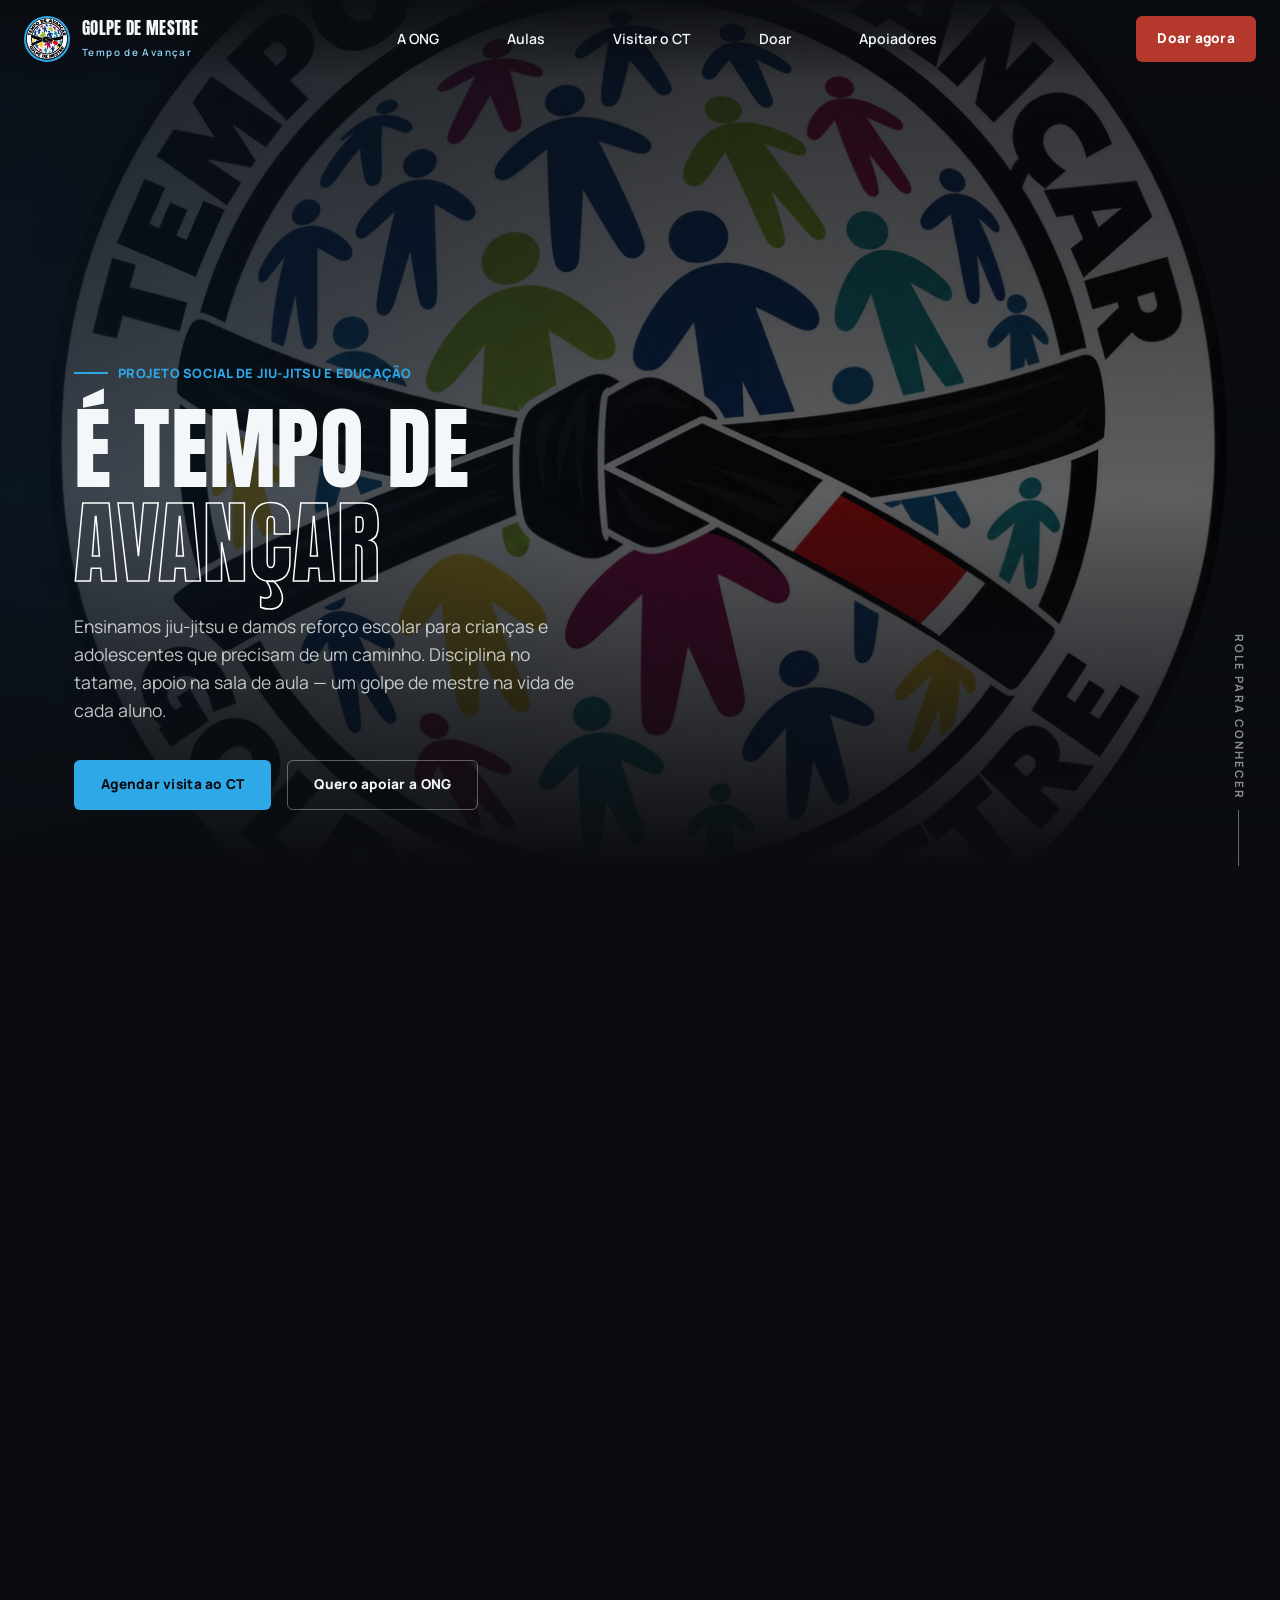
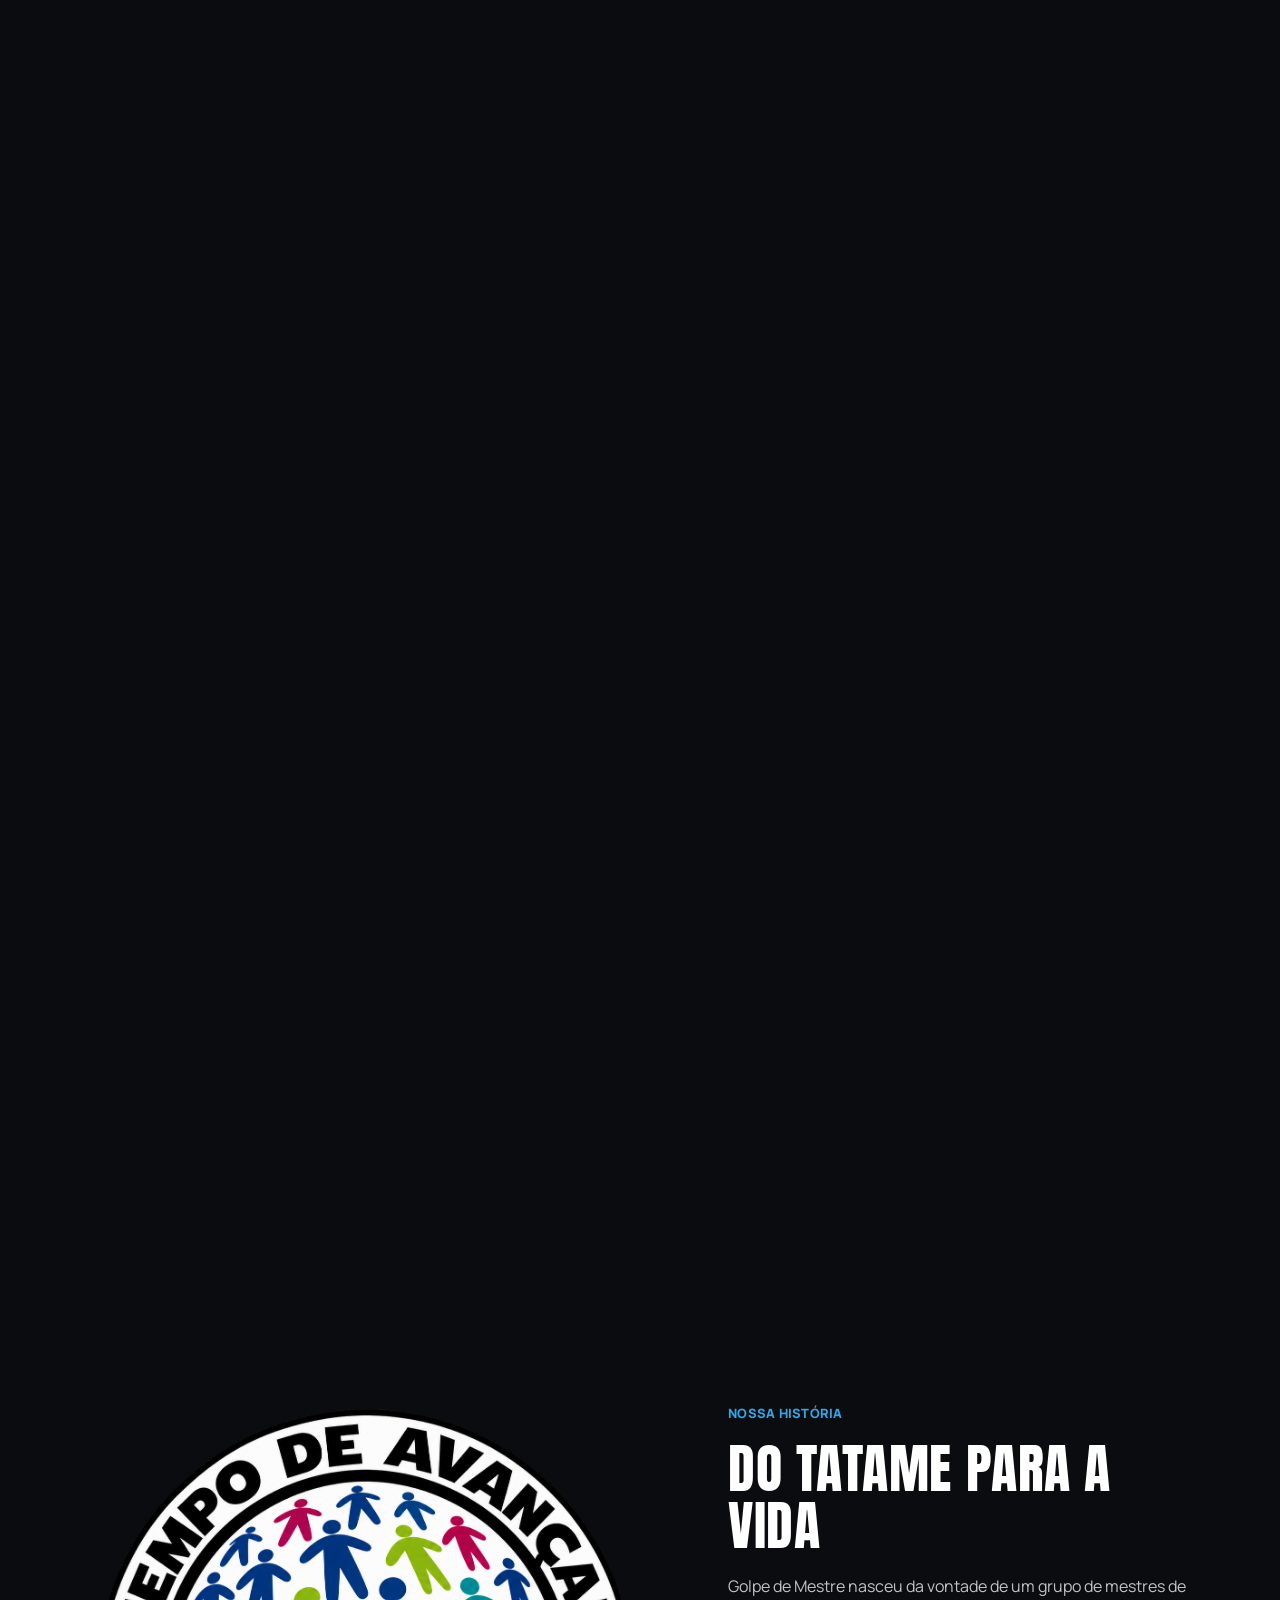
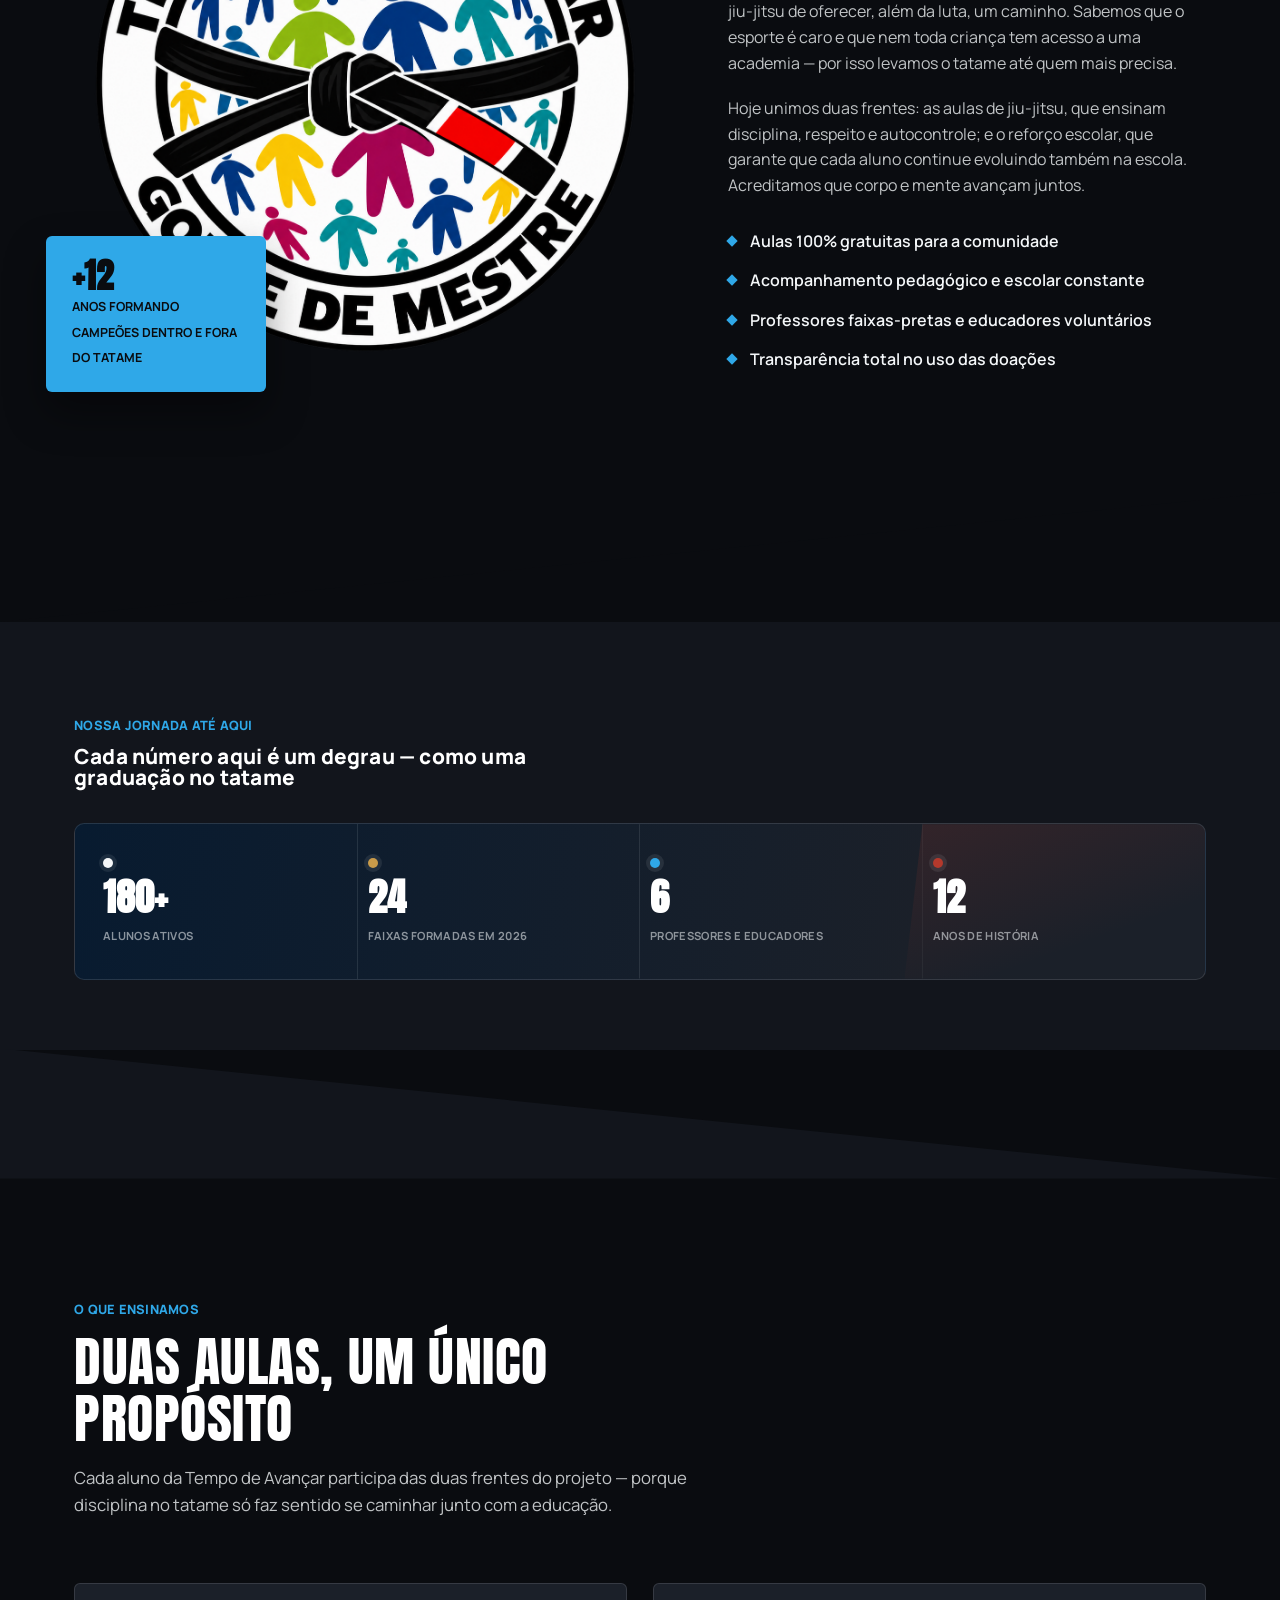
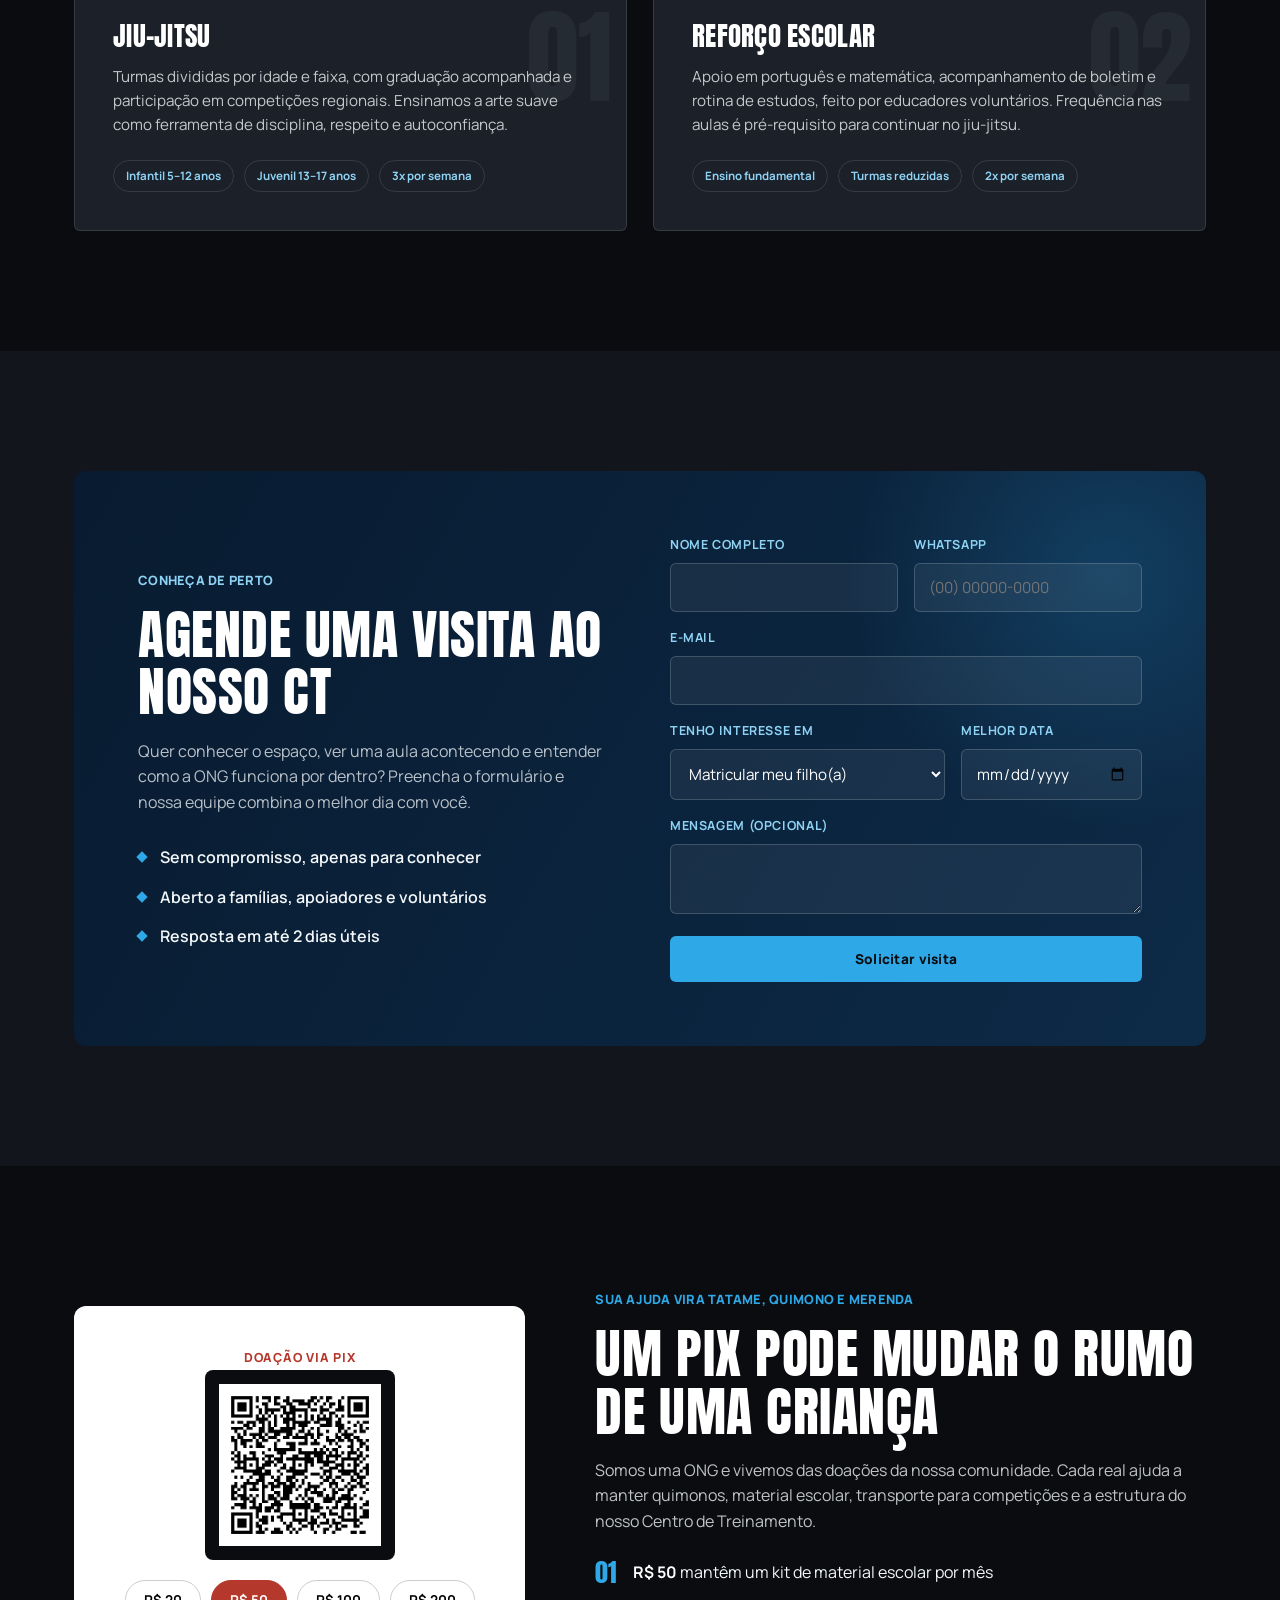
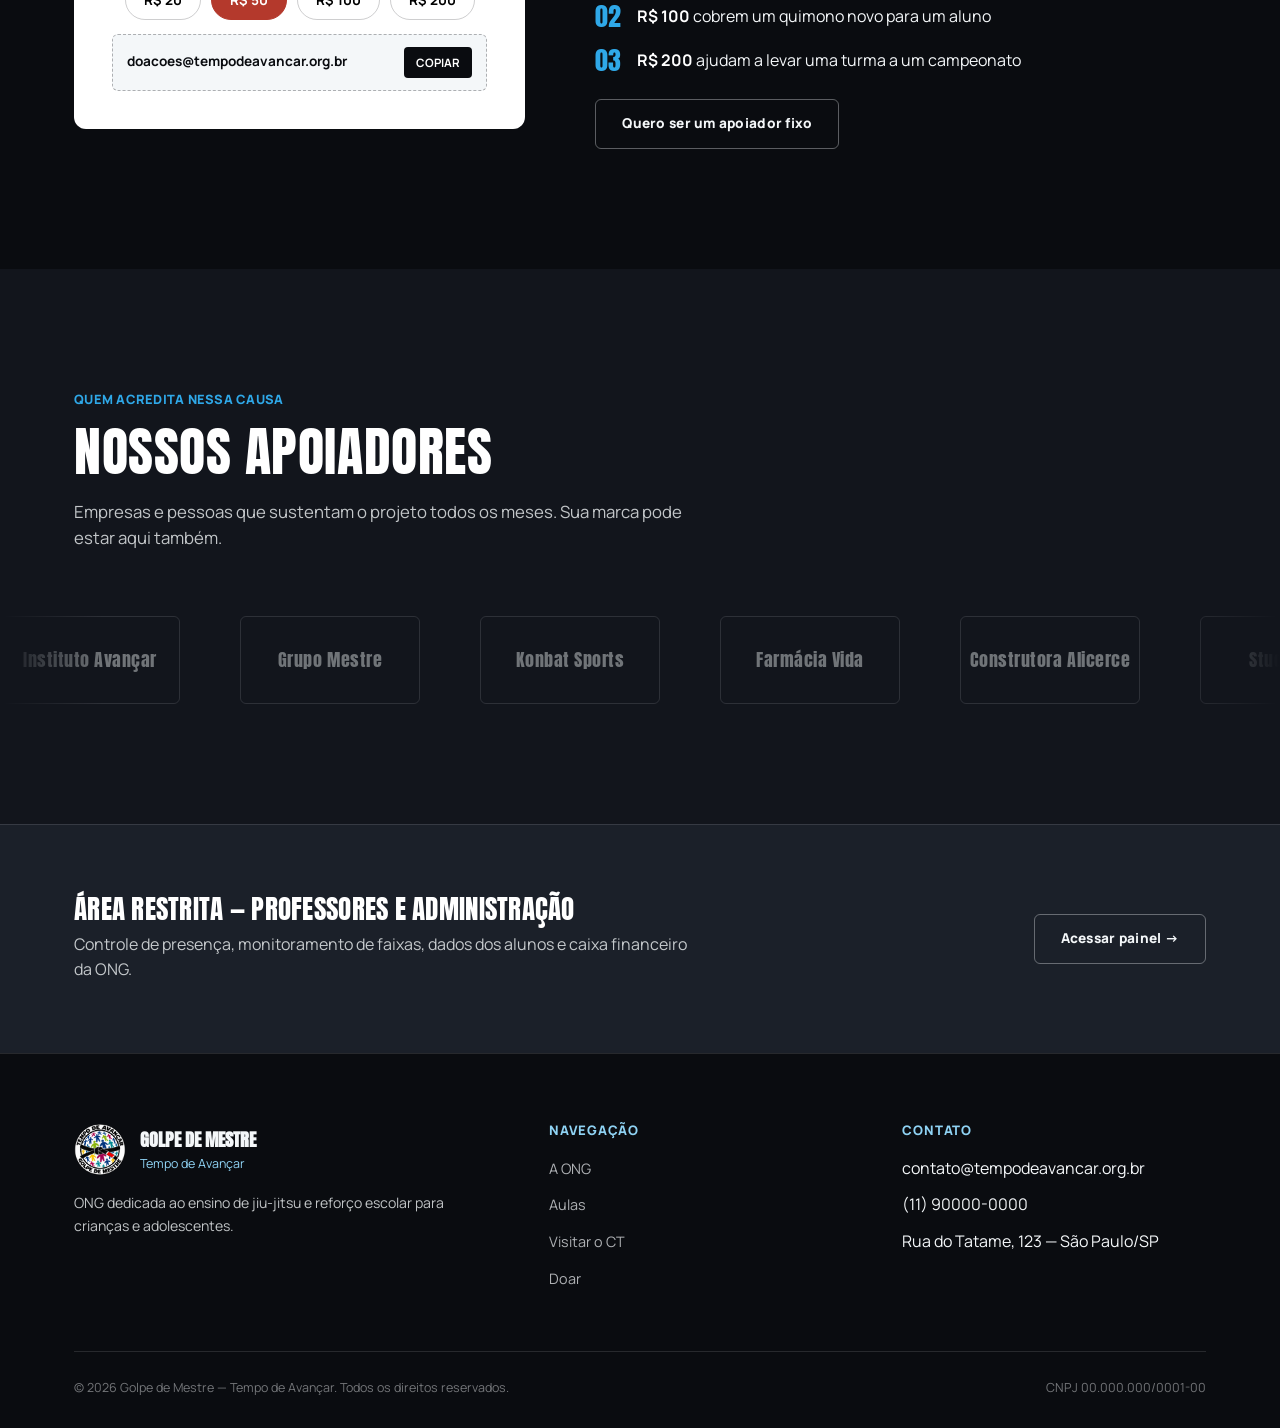
<file: index.html>
<!DOCTYPE html>
<html lang="pt-BR">

<head>
  <meta charset="UTF-8">
  <meta name="viewport" content="width=device-width, initial-scale=1.0">
  <title>Golpe de mestre — Tempo de Avançar | Jiu-Jitsu e Reforço Escolar</title>
  <meta name="description"
    content="ONG Tempo de Avançar (Golpe de Mestre): aulas gratuitas de jiu-jitsu e reforço escolar para crianças e adolescentes. Agende uma visita ao CT ou faça uma doação.">
  <link rel="icon" type="image/png" href="assets/logo-round.png">
  <link rel="preconnect" href="https://fonts.googleapis.com">
  <link href="https://fonts.googleapis.com/css2?family=Anton&family=Manrope:wght@400;500;600;700;800&display=swap"
    rel="stylesheet">
  <link rel="stylesheet" href="css/style.css">
</head>

<body>

  <header class="cabecalho" id="cabecalho">
    <div class="marca">
      <a href="index.html" aria-label="Voltar para a página inicial">
        <img src="assets/logo-round.png" alt="Logotipo Tempo de Avançar">
      </a>
      <div>
        <span>GOLPE DE MESTRE</span>
        <small>Tempo de Avançar</small>
      </div>
    </div>
    <nav>
      <ul class="nav-desktop">
        <li><a href="#sobre">A ONG</a></li>
        <li><a href="#aulas">Aulas</a></li>
        <li><a href="#visita">Visitar o CT</a></li>
        <li><a href="#doar">Doar</a></li>
        <li><a href="#apoiadores">Apoiadores</a></li>
      </ul>
    </nav>
    <div style="display:flex; align-items:center; gap:14px;">
      <a href="#doar" class="btn btn-doar" style="padding:11px 20px;">Doar agora</a>
      <button class="menu-toggle" id="menuToggle" aria-label="Abrir menu">☰</button>
    </div>
  </header>

  <!-- MENU MOBILE -->
  <nav id="menuMobile"
    style="display:none; position:fixed; inset:0; z-index:99; background:rgba(10,12,16,.98); padding:120px 32px 32px;">
    <ul style="list-style:none; padding:0; display:grid; gap:28px; font-family:var(--fonte-display); font-size:2rem;">
      <li><a href="#sobre">A ONG</a></li>
      <li><a href="#aulas">Aulas</a></li>
      <li><a href="#visita">Visitar o CT</a></li>
      <li><a href="#doar">Doar</a></li>
      <li><a href="#apoiadores">Apoiadores</a></li>
      <li><a href="admin/login.html" style="color:var(--azul-claro);">Área do professor</a></li>
    </ul>
  </nav>

  <!-- HERO — o vídeo é "pilotado" pelo scroll: a barra .hero-scrub define quanto
     de rolagem controla o vídeo; dentro dela, .hero fica grudada (sticky) na tela
     enquanto o JS avança video.currentTime conforme a posição da rolagem. -->
  <div class="hero-scrub" id="heroScrub">
    <section class="hero">
      <video class="hero-video" id="heroVideo" muted playsinline preload="auto"
        poster="assets/logo-original-upscaled.png">
        <source src="assets/hero-bg.mp4" type="video/mp4">
      </video>
      <div class="hero-camada"></div>
      <div class="container hero-conteudo">
        <span class="olho">PROJETO SOCIAL DE JIU-JITSU E EDUCAÇÃO</span>
        <h1 class="hero-titulo">É TEMPO DE <span class="contorno">AVANÇAR</span></h1>
        <p class="hero-sub">Ensinamos jiu-jitsu e damos reforço escolar para crianças e adolescentes que precisam de um
          caminho. Disciplina no tatame, apoio na sala de aula — um golpe de mestre na vida de cada aluno.</p>
        <div class="hero-acoes">
          <a href="#visita" class="btn btn-primario">Agendar visita ao CT</a>
          <a href="#doar" class="btn btn-contorno">Quero apoiar a ONG</a>
        </div>
      </div>
      <div class="hero-rolar">ROLE PARA CONHECER</div>
    </section>
  </div>

  <!-- SOBRE -->
  <section class="secao" id="sobre">
    <div class="container grade-sobre">
      <div class="sobre-imagem reveal reveal-esquerda">
        <img src="assets/logo-original-upscaled.png"
          alt="Emblema da ONG Tempo de Avançar, faixa preta com detalhe vermelho ao centro, cercada por figuras coloridas representando a comunidade">
        <div class="selo-flutuante">
          <strong>+12</strong>
          <span>ANOS FORMANDO CAMPEÕES DENTRO E FORA DO TATAME</span>
        </div>
      </div>
      <div class="sobre-texto reveal reveal-direita">
        <span class="olho">NOSSA HISTÓRIA</span>
        <h2 style="margin-top:14px;">Do tatame para a vida</h2>
        <p>Golpe de Mestre nasceu da vontade de um grupo de mestres de jiu-jitsu de oferecer, além da luta, um caminho.
          Sabemos que o esporte é caro e que nem toda criança tem acesso a uma academia — por isso levamos o tatame até
          quem mais precisa.</p>
        <p>Hoje unimos duas frentes: as aulas de jiu-jitsu, que ensinam disciplina, respeito e autocontrole; e o reforço
          escolar, que garante que cada aluno continue evoluindo também na escola. Acreditamos que corpo e mente avançam
          juntos.</p>
        <ul class="lista-valores">
          <li>Aulas 100% gratuitas para a comunidade</li>
          <li>Acompanhamento pedagógico e escolar constante</li>
          <li>Professores faixas-pretas e educadores voluntários</li>
          <li>Transparência total no uso das doações</li>
        </ul>
      </div>
    </div>
  </section>

  <div class="corte"></div>

  <!-- NÚMEROS — mesma linguagem visual da faixa/corte diagonal usada no resto do
     site (o mesmo corte que separa as seções e que aparece no painel admin). -->
  <section class="secao-cinza secao-trilha">
    <div class="container">
      <div class="trilha-topo reveal reveal-up">
        <span class="olho">NOSSA JORNADA ATÉ AQUI</span>
        <h3
          style="color:var(--branco-puro); font-family:var(--fonte-corpo); font-weight:800; text-transform:none; font-size:1.3rem; margin-top:8px;">
          Cada número aqui é um degrau — como uma graduação no tatame</h3>
      </div>

      <div class="faixa-numeros reveal reveal-up">
        <div class="segmento-numero">
          <span class="ponto-numero" style="background:#F4F7F9;"></span>
          <strong>180+</strong>
          <span>ALUNOS ATIVOS</span>
        </div>
        <div class="segmento-numero">
          <span class="ponto-numero" style="background:var(--faixa-dourada);"></span>
          <strong>24</strong>
          <span>FAIXAS FORMADAS EM 2026</span>
        </div>
        <div class="segmento-numero">
          <span class="ponto-numero" style="background:var(--azul-eletrico);"></span>
          <strong>6</strong>
          <span>PROFESSORES E EDUCADORES</span>
        </div>
        <div class="segmento-numero segmento-numero-destaque">
          <span class="ponto-numero" style="background:var(--faixa-vermelha);"></span>
          <strong>12</strong>
          <span>ANOS DE HISTÓRIA</span>
        </div>
      </div>
    </div>
  </section>

  <div class="corte corte-inv"></div>

  <!-- AULAS -->
  <section class="secao" id="aulas">
    <div class="container">
      <div class="cabecalho-secao reveal reveal-cima">
        <span class="olho">O QUE ENSINAMOS</span>
        <h2>Duas aulas, um único propósito</h2>
        <p>Cada aluno da Tempo de Avançar participa das duas frentes do projeto — porque disciplina no tatame só faz
          sentido se caminhar junto com a educação.</p>
      </div>
      <div class="grade-aulas">
        <article class="cartao-aula reveal reveal-esquerda">
          <span class="num">01</span>
          <h3>Jiu-Jitsu</h3>
          <p>Turmas divididas por idade e faixa, com graduação acompanhada e participação em competições regionais.
            Ensinamos a arte suave como ferramenta de disciplina, respeito e autoconfiança.</p>
          <div class="tag-linha">
            <span class="tag">Infantil 5–12 anos</span>
            <span class="tag">Juvenil 13–17 anos</span>
            <span class="tag">3x por semana</span>
          </div>
        </article>
        <article class="cartao-aula reveal reveal-direita">
          <span class="num">02</span>
          <h3>Reforço escolar</h3>
          <p>Apoio em português e matemática, acompanhamento de boletim e rotina de estudos, feito por educadores
            voluntários. Frequência nas aulas é pré-requisito para continuar no jiu-jitsu.</p>
          <div class="tag-linha">
            <span class="tag">Ensino fundamental</span>
            <span class="tag">Turmas reduzidas</span>
            <span class="tag">2x por semana</span>
          </div>
        </article>
      </div>
    </div>
  </section>

  <!-- VISITA -->
  <section class="secao secao-cinza" id="visita">
    <div class="container">
      <div class="painel-visita">
        <div class="reveal reveal-esquerda">
          <span class="olho" style="color:var(--azul-claro);">CONHEÇA DE PERTO</span>
          <h2 style="margin-top:14px;">Agende uma visita ao nosso CT</h2>
          <p style="margin-top:18px; color:rgba(244,247,249,.75);">Quer conhecer o espaço, ver uma aula acontecendo e
            entender como a ONG funciona por dentro? Preencha o formulário e nossa equipe combina o melhor dia com você.
          </p>
          <ul class="lista-valores" style="margin-top:30px;">
            <li>Sem compromisso, apenas para conhecer</li>
            <li>Aberto a famílias, apoiadores e voluntários</li>
            <li>Resposta em até 2 dias úteis</li>
          </ul>
        </div>
        <form class="formulario reveal reveal-direita" id="formVisita">
          <div class="linha-dupla">
            <div class="campo">
              <label for="nome">Nome completo</label>
              <input type="text" id="nome" name="nome" required>
            </div>
            <div class="campo">
              <label for="telefone">WhatsApp</label>
              <input type="tel" id="telefone" name="telefone" placeholder="(00) 00000-0000" required>
            </div>
          </div>
          <div class="campo">
            <label for="email">E-mail</label>
            <input type="email" id="email" name="email" required>
          </div>
          <div class="linha-dupla">
            <div class="campo">
              <label for="interesse">Tenho interesse em</label>
              <select id="interesse" name="interesse">
                <option>Matricular meu filho(a)</option>
                <option>Ser voluntário(a)</option>
                <option>Conhecer para apoiar/patrocinar</option>
                <option>Outro motivo</option>
              </select>
            </div>
            <div class="campo">
              <label for="data">Melhor data</label>
              <input type="date" id="data" name="data">
            </div>
          </div>
          <div class="campo">
            <label for="mensagem">Mensagem (opcional)</label>
            <textarea id="mensagem" name="mensagem" rows="2"></textarea>
          </div>
          <button type="submit" class="btn btn-primario" style="margin-top:6px;">Solicitar visita</button>
          <div class="confirmacao" id="confirmacaoVisita">✓ Recebemos seu pedido! Em breve entraremos em contato pelo
            WhatsApp informado.</div>
        </form>
      </div>
    </div>
  </section>

  <!-- DOAÇÃO -->
  <section class="secao" id="doar">
    <div class="container grade-doacao">
      <div class="caixa-pix reveal reveal-esquerda">
        <span style="font-weight:800; font-size:.78rem; letter-spacing:.06em; color:var(--faixa-vermelha);">DOAÇÃO VIA
          PIX</span>
        <div class="qrcode">
          <img id="imgQrCode" src="" alt="QR Code Pix para doação">
        </div>
        <div class="doacao-opcoes">
          <button class="chip-valor" data-valor="20">R$ 20</button>
          <button class="chip-valor selecionado" data-valor="50">R$ 50</button>
          <button class="chip-valor" data-valor="100">R$ 100</button>
          <button class="chip-valor" data-valor="200">R$ 200</button>
        </div>
        <div class="chave-pix">
          <span id="chavePixTexto">doacoes@tempodeavancar.org.br</span>
          <button id="btnCopiarPix" type="button">COPIAR</button>
        </div>
      </div>
      <div class="doacao-texto reveal reveal-direita">
        <span class="olho">SUA AJUDA VIRA TATAME, QUIMONO E MERENDA</span>
        <h2 style="margin-top:14px;">Um Pix pode mudar o rumo de uma criança</h2>
        <p style="margin-top:18px;">Somos uma ONG e vivemos das doações da nossa comunidade. Cada real ajuda a manter
          quimonos, material escolar, transporte para competições e a estrutura do nosso Centro de Treinamento.</p>
        <ul>
          <li><span class="marcador">01</span>
            <div><strong style="color:var(--branco-puro);">R$ 50</strong> mantêm um kit de material escolar por mês
            </div>
          </li>
          <li><span class="marcador">02</span>
            <div><strong style="color:var(--branco-puro);">R$ 100</strong> cobrem um quimono novo para um aluno</div>
          </li>
          <li><span class="marcador">03</span>
            <div><strong style="color:var(--branco-puro);">R$ 200</strong> ajudam a levar uma turma a um campeonato
            </div>
          </li>
        </ul>
        <a href="#apoiadores" class="btn btn-contorno">Quero ser um apoiador fixo</a>
      </div>
    </div>
  </section>

  <!-- APOIADORES -->
  <section class="secao secao-cinza" id="apoiadores">
    <div class="container">
      <div class="cabecalho-secao reveal reveal-cima">
        <span class="olho">QUEM ACREDITA NESSA CAUSA</span>
        <h2>Nossos apoiadores</h2>
        <p>Empresas e pessoas que sustentam o projeto todos os meses. Sua marca pode estar aqui também.</p>
      </div>
    </div>
    <div class="carrossel-wrap">
      <div class="carrossel-trilho" id="trilhoApoiadores"></div>
    </div>
  </section>

  <!-- ACESSO ADMINISTRATIVO -->
  <section class="faixa-admin">
    <div class="container">
      <div>
        <h3>Área restrita — professores e administração</h3>
        <p style="margin:0;">Controle de presença, monitoramento de faixas, dados dos alunos e caixa financeiro da ONG.
        </p>
      </div>
      <a href="admin/login.html" class="btn btn-contorno">Acessar painel →</a>
    </div>
  </section>

  <!-- RODAPÉ -->
  <footer class="rodape">
    <div class="container">
      <div class="grade-rodape">
        <div>
          <div class="rodape-marca">
            <img src="assets/logo-round.png" alt="Logotipo Tempo de Avançar">
            <div>
              <strong style="font-family:var(--fonte-display); font-size:1.1rem;">GOLPE DE MESTRE</strong>
              <div style="font-size:.78rem; color:var(--azul-claro);">Tempo de Avançar</div>
            </div>
          </div>
          <p style="font-size:.88rem;">ONG dedicada ao ensino de jiu-jitsu e reforço escolar para crianças e
            adolescentes.</p>
        </div>
        <div>
          <h4>Navegação</h4>
          <ul>
            <li><a href="#sobre">A ONG</a></li>
            <li><a href="#aulas">Aulas</a></li>
            <li><a href="#visita">Visitar o CT</a></li>
            <li><a href="#doar">Doar</a></li>
          </ul>
        </div>
        <div>
          <h4>Contato</h4>
          <ul>
            <li>contato@tempodeavancar.org.br</li>
            <li>(11) 90000-0000</li>
            <li>Rua do Tatame, 123 — São Paulo/SP</li>
          </ul>
        </div>
      </div>
      <div class="linha-base">
        <span>© 2026 Golpe de Mestre — Tempo de Avançar. Todos os direitos reservados.</span>
        <span>CNPJ 00.000.000/0001-00</span>
      </div>
    </div>
  </footer>

  <script src="js/main.js"></script>
</body>

</html>
</file>
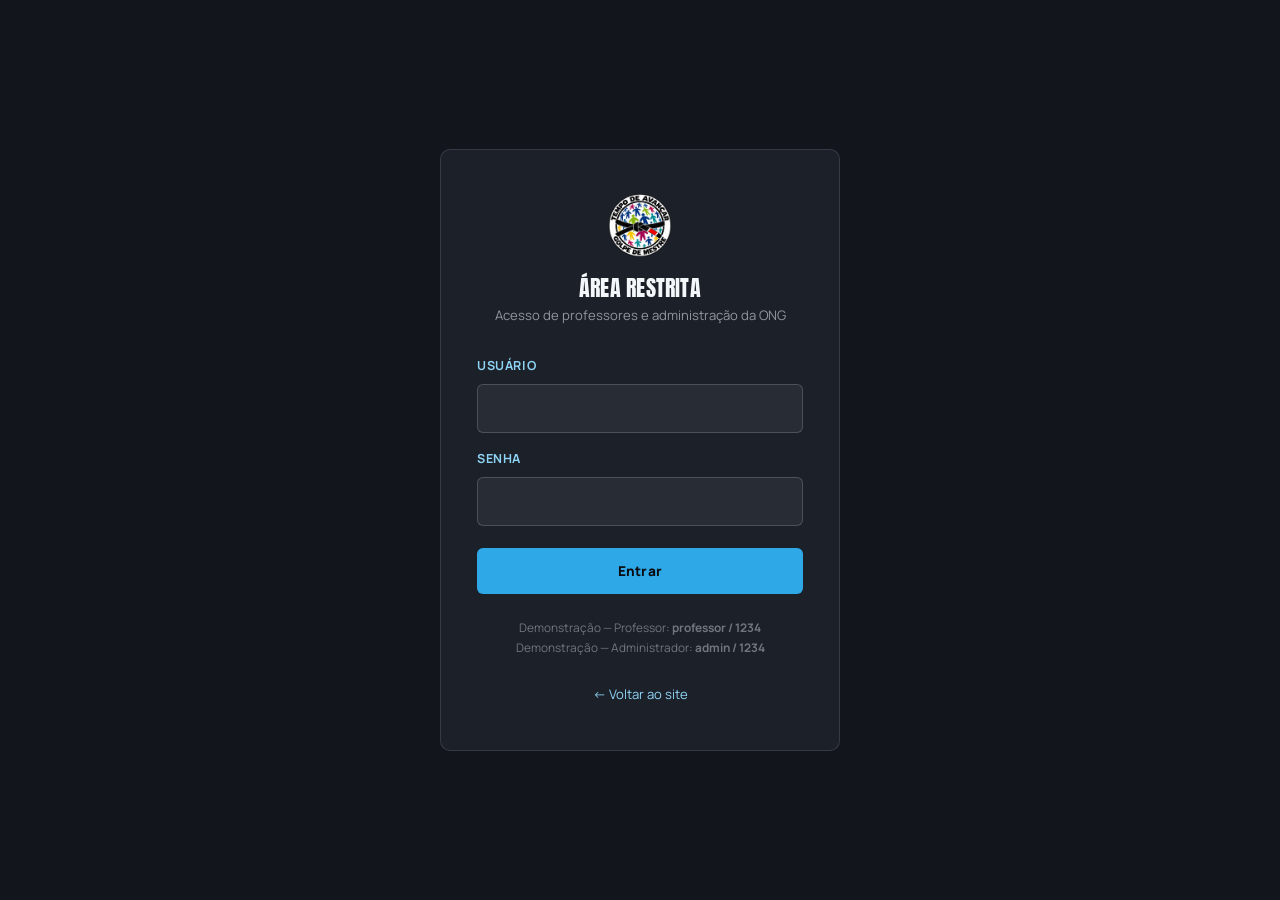
<file: admin/dashboard.html>
<!DOCTYPE html>
<html lang="pt-BR">

<head>
  <meta charset="UTF-8">
  <meta name="viewport" content="width=device-width, initial-scale=1.0">
  <title>Painel Administrativo — Tempo de Avançar</title>
  <link rel="icon" type="image/png" href="../assets/logo-round.png">
  <link href="https://fonts.googleapis.com/css2?family=Anton&family=Manrope:wght@400;500;600;700;800&display=swap"
    rel="stylesheet">
  <link rel="stylesheet" href="../css/style.css">
  <link rel="stylesheet" href="../css/admin.css">
</head>

<body class="admin">

  <div class="painel">
    <aside class="lateral" id="lateral">
      <div class="marca">
        <img src="../assets/logo-round.png" alt="Tempo de Avançar">
        <span>PAINEL</span>
      </div>
      <!-- Navegação em forma de "faixa": cada etapa do painel tem a cor de uma
         graduação do jiu-jitsu, do mais aberto (branca) ao mais restrito (preta) -->
      <ul class="menu-lateral menu-faixa">
        <li><button data-secao="visao-geral" class="ativo"><span class="grau grau-branca"></span>Visão geral</button>
        </li>
        <li><button data-secao="presenca"><span class="grau grau-azul"></span>Controle de presença</button></li>
        <li><button data-secao="alunos"><span class="grau grau-roxa"></span>Alunos</button></li>
        <li><button data-secao="faixas"><span class="grau grau-marrom"></span>Monitoramento de faixas</button></li>
        <li><button data-secao="financeiro" data-somente-admin><span class="grau grau-preta"></span>Caixa
            financeiro</button></li>
      </ul>
      <div class="rodape-lateral">
        <span class="usuario" id="nomeUsuario">—</span>
        <span class="cargo" id="cargoUsuario">—</span>
        <button id="btnSair">Sair</button>
      </div>
    </aside>

    <main class="conteudo">

      <!-- VISÃO GERAL -->
      <section class="painel-secao ativa" id="secao-visao-geral">
        <div class="topo-conteudo">
          <div>
            <h2>Visão geral</h2>
            <p>Resumo rápido da ONG hoje.</p>
          </div>
        </div>
        <div class="cartoes-resumo">
          <div class="cartao-resumo"><span>Alunos ativos</span><strong>182</strong></div>
          <div class="cartao-resumo"><span>Presença hoje</span><strong>91%</strong></div>
          <div class="cartao-resumo"><span>Graduações este mês</span><strong>7</strong></div>
          <div class="cartao-resumo"><span>Doações no mês</span><strong id="resumoDoacoes">—</strong></div>
        </div>
        <div class="painel-caixa">
          <h3>Próximas turmas de hoje</h3>
          <table>
            <thead>
              <tr>
                <th>Horário</th>
                <th>Turma</th>
                <th>Professor</th>
                <th>Alunos</th>
              </tr>
            </thead>
            <tbody>
              <tr>
                <td>16:00</td>
                <td>Jiu-Jitsu Infantil</td>
                <td>Prof. Marcos</td>
                <td>28</td>
              </tr>
              <tr>
                <td>17:30</td>
                <td>Reforço Escolar — Fundamental</td>
                <td>Prof.ª Carla</td>
                <td>19</td>
              </tr>
              <tr>
                <td>19:00</td>
                <td>Jiu-Jitsu Juvenil</td>
                <td>Prof. Marcos</td>
                <td>24</td>
              </tr>
            </tbody>
          </table>
        </div>
      </section>

      <!-- PRESENÇA -->
      <section class="painel-secao" id="secao-presenca">
        <div class="topo-conteudo">
          <div>
            <h2>Controle de presença</h2>
            <p>Marque a presença da turma de hoje.</p>
          </div>
        </div>
        <div class="barra-acoes">
          <select id="filtroTurma">
            <option>Jiu-Jitsu Infantil — 16:00</option>
            <option>Reforço Escolar — 17:30</option>
            <option>Jiu-Jitsu Juvenil — 19:00</option>
          </select>
          <input type="date" id="dataPresenca">
          <button class="btn-mini" id="btnSalvarPresenca">Salvar presença</button>
        </div>
        <table>
          <thead>
            <tr>
              <th></th>
              <th>Aluno</th>
              <th>Faixa</th>
              <th>Presença</th>
            </tr>
          </thead>
          <tbody id="tabelaPresenca"></tbody>
        </table>
      </section>

      <!-- ALUNOS -->
      <section class="painel-secao" id="secao-alunos">
        <div class="topo-conteudo">
          <div>
            <h2>Alunos</h2>
            <p>Dados cadastrais e de responsáveis.</p>
          </div>
        </div>
        <div class="barra-acoes">
          <input type="text" id="buscaAluno" placeholder="Buscar aluno...">
          <button class="btn-mini">+ Novo aluno</button>
        </div>
        <table>
          <thead>
            <tr>
              <th>Nome</th>
              <th>Idade</th>
              <th>Turma</th>
              <th>Responsável</th>
              <th>Contato</th>
            </tr>
          </thead>
          <tbody id="tabelaAlunos"></tbody>
        </table>
      </section>

      <!-- FAIXAS -->
      <section class="painel-secao" id="secao-faixas">
        <div class="topo-conteudo">
          <div>
            <h2>Monitoramento de faixas</h2>
            <p>Progressão de graus e faixas de cada aluno.</p>
          </div>
        </div>
        <table>
          <thead>
            <tr>
              <th>Aluno</th>
              <th>Faixa atual</th>
              <th>Graus</th>
              <th>Desde</th>
              <th>Próxima avaliação</th>
            </tr>
          </thead>
          <tbody id="tabelaFaixas"></tbody>
        </table>
      </section>

      <!-- FINANCEIRO (somente admin) -->
      <section class="painel-secao" id="secao-financeiro">
        <div id="conteudoFinanceiro">
          <div class="topo-conteudo">
            <div>
              <h2>Caixa financeiro</h2>
              <p>Visível apenas para administradores da ONG.</p>
            </div>
          </div>
          <div class="cartoes-resumo">
            <div class="cartao-resumo"><span>Entradas do mês</span><strong class="positivo">R$ 14.280</strong></div>
            <div class="cartao-resumo"><span>Saídas do mês</span><strong class="negativo">R$ 8.940</strong></div>
            <div class="cartao-resumo"><span>Saldo em caixa</span><strong>R$ 26.410</strong></div>
            <div class="cartao-resumo"><span>Doadores recorrentes</span><strong>37</strong></div>
          </div>
          <div class="painel-caixa">
            <h3>Últimas movimentações</h3>
            <table>
              <thead>
                <tr>
                  <th>Data</th>
                  <th>Descrição</th>
                  <th>Categoria</th>
                  <th>Tipo</th>
                  <th>Valor</th>
                </tr>
              </thead>
              <tbody id="tabelaFinanceiro"></tbody>
            </table>
          </div>
        </div>
        <div class="bloqueio-admin" id="bloqueioFinanceiro" style="display:none;">
          <span style="font-size:2rem;">🔒</span>
          <strong style="color:var(--branco-puro);">Acesso restrito</strong>
          <p style="max-width:340px; margin:0;">O caixa financeiro é visível apenas para usuários com perfil de
            administrador da ONG.</p>
        </div>
      </section>

    </main>
  </div>

  <script src="../js/admin.js"></script>
</body>

</html>
</file>
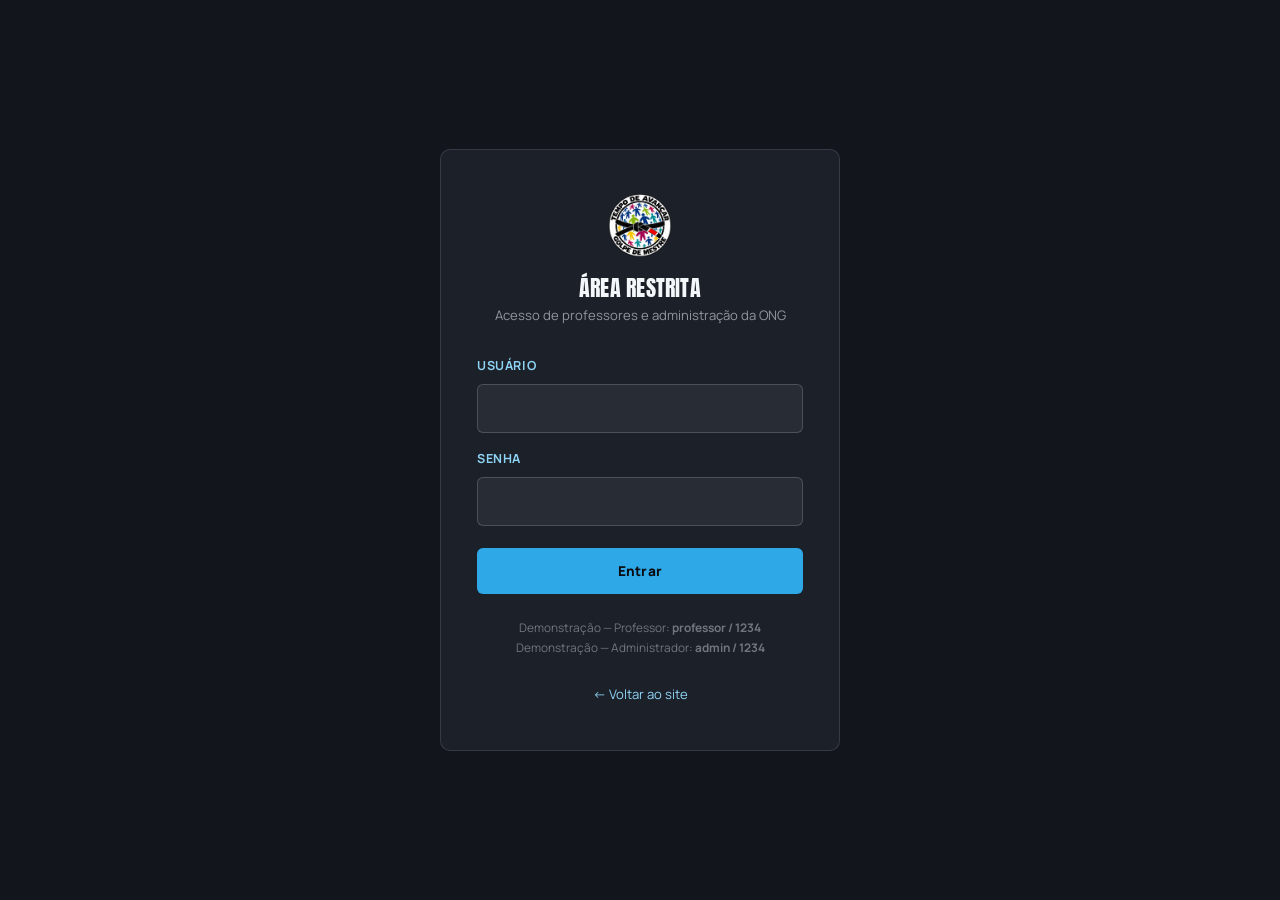
<file: admin/login.html>
<!DOCTYPE html>
<html lang="pt-BR">

<head>
  <meta charset="UTF-8">
  <meta name="viewport" content="width=device-width, initial-scale=1.0">
  <title>Acesso ao Painel — Tempo de Avançar</title>
  <link rel="icon" type="image/png" href="../assets/logo-round.png">
  <link href="https://fonts.googleapis.com/css2?family=Anton&family=Manrope:wght@400;500;600;700;800&display=swap"
    rel="stylesheet">
  <link rel="stylesheet" href="../css/style.css">
  <link rel="stylesheet" href="../css/admin.css">
</head>

<body class="admin">
  <div class="tela-login">
    <div class="cartao-login">
      <img src="../assets/logo-round.png" alt="Tempo de Avançar">
      <h1>Área restrita</h1>
      <div class="sub">Acesso de professores e administração da ONG</div>
      <form id="formLogin">
        <div class="campo">
          <label for="usuario">Usuário</label>
          <input type="text" id="usuario" required autocomplete="username">
        </div>
        <div class="campo">
          <label for="senha">Senha</label>
          <input type="password" id="senha" required autocomplete="current-password">
        </div>
        <div class="aviso-erro" id="avisoErro">Usuário ou senha inválidos.</div>
        <button type="submit" class="btn btn-primario" style="width:100%; margin-top:6px;">Entrar</button>
      </form>
      <div class="contas-teste">
        Demonstração — Professor: <strong>professor / 1234</strong><br>
        Demonstração — Administrador: <strong>admin / 1234</strong>
      </div>
      <div style="margin-top:22px;"><a href="../index.html" style="font-size:.82rem; color:var(--azul-claro);">← Voltar
          ao site</a></div>
    </div>
  </div>
  <script src="../js/admin.js"></script>
</body>

</html>
</file>
<file: css/style.css>
/* =====================================================
   TEMPO DE AVANÇAR — Design Tokens
   ===================================================== */
:root {
  --preto: #0A0C10;
  --preto-suave: #12151C;
  --azul-marinho: #0D2A47;
  --azul-profundo: #081B30;
  --azul-eletrico: #2FA8E8;
  --azul-claro: #8FD3F4;
  --branco: #F4F7F9;
  --branco-puro: #FFFFFF;
  --grafite: #1B2029;
  --linha: rgba(244, 247, 249, 0.12);
  --faixa-vermelha: #B4392C;
  --faixa-dourada: #C99B4A;

  --fonte-display: 'Anton', 'Arial Narrow', sans-serif;
  --fonte-corpo: 'Manrope', -apple-system, sans-serif;

  --largura-maxima: 1180px;
  --raio: 6px;
  --transicao: .35s cubic-bezier(.4, 0, .2, 1);
}

*,
*::before,
*::after {
  box-sizing: border-box;
}

html {
  scroll-behavior: smooth;
}

@media (prefers-reduced-motion: reduce) {
  html {
    scroll-behavior: auto;
  }

  * {
    animation-duration: .01ms !important;
    animation-iteration-count: 1 !important;
    transition-duration: .01ms !important;
  }
}

body {
  margin: 0;
  background: var(--preto);
  color: var(--branco);
  font-family: var(--fonte-corpo);
  font-size: 16px;
  line-height: 1.6;
  -webkit-font-smoothing: antialiased;
}

img {
  max-width: 100%;
  display: block;
}

a {
  color: inherit;
  text-decoration: none;
}

button {
  font-family: inherit;
  cursor: pointer;
}

:focus-visible {
  outline: 3px solid var(--azul-eletrico);
  outline-offset: 3px;
}

.container {
  width: 100%;
  max-width: var(--largura-maxima);
  margin: 0 auto;
  padding: 0 24px;
}

/* ---------- Revelação ao rolar (reveal) ----------
   Por padrão os elementos ficam visíveis normalmente — o estado "escondido"
   só é aplicado depois que o JS confirma que pode animar (classe no body),
   então quem tiver JS desligado sempre vê o conteúdo normalmente. */
body.pronto-revelar .reveal {
  opacity: 0;
  transition: opacity .9s cubic-bezier(.16, .7, .24, 1), transform .9s cubic-bezier(.16, .7, .24, 1);
}

body.pronto-revelar .reveal-esquerda {
  transform: translateX(-70px);
}

body.pronto-revelar .reveal-direita {
  transform: translateX(70px);
}

body.pronto-revelar .reveal-cima {
  transform: translateY(36px);
}

body.pronto-revelar .reveal.ativo {
  opacity: 1;
  transform: translate(0, 0);
}

/* atraso escalonado para grupos de cartões (ex: aulas, apoiadores) */
.reveal-atraso-1 {
  transition-delay: .12s !important;
}

.reveal-atraso-2 {
  transition-delay: .24s !important;
}

.reveal-atraso-3 {
  transition-delay: .36s !important;
}

h1,
h2,
h3,
h4 {
  font-family: var(--fonte-display);
  font-weight: 400;
  letter-spacing: .01em;
  line-height: 1.05;
  margin: 0;
  text-transform: uppercase;
}

h2 {
  font-size: clamp(2rem, 4.5vw, 3.4rem);
  color: var(--branco-puro);
}

h3 {
  font-size: clamp(1.3rem, 2.4vw, 1.7rem);
}

p {
  max-width: 62ch;
  color: rgba(244, 247, 249, 0.78);
}

.olho {
  font-family: var(--fonte-corpo);
  font-weight: 800;
  font-size: .8rem;
  color: var(--azul-eletrico);
  letter-spacing: .02em;
}

/* ---------- Header ---------- */
.cabecalho {
  position: fixed;
  top: 0;
  left: 0;
  right: 0;
  z-index: 100;
  display: flex;
  align-items: center;
  justify-content: space-between;
  padding: 16px 24px;
  background: linear-gradient(180deg, rgba(10, 12, 16, .92) 0%, rgba(10, 12, 16, 0) 100%);
  transition: background var(--transicao), padding var(--transicao);
}

.cabecalho.rolado {
  background: rgba(10, 12, 16, .88);
  backdrop-filter: blur(10px);
  padding: 10px 24px;
  border-bottom: 1px solid var(--linha);
}

.marca {
  display: flex;
  align-items: center;
  gap: 12px;
}

.marca img {
  width: 46px;
  height: 46px;
  border-radius: 50%;
  border: 2px solid var(--azul-eletrico);
}

.marca span {
  font-family: var(--fonte-display);
  font-size: 1.05rem;
  letter-spacing: .02em;
  line-height: 1;
}

.marca small {
  display: block;
  font-family: var(--fonte-corpo);
  font-weight: 600;
  font-size: .62rem;
  color: var(--azul-claro);
  letter-spacing: .14em;
  margin-top: 2px;
}

.nav-desktop {
  display: flex;
  gap: 34px;
  list-style: none;
  margin: 0;
  padding: 0;
}

.nav-desktop li {
  margin-right: 34px;
}

.nav-desktop li:last-child {
  margin-right: 0;
}

.nav-desktop a {
  font-size: .88rem;
  font-weight: 600;
  color: var(--branco);
  position: relative;
  padding: 6px 0;
}

.nav-desktop a::after {
  content: '';
  position: absolute;
  left: 0;
  bottom: 0;
  width: 0;
  height: 2px;
  background: var(--azul-eletrico);
  transition: width var(--transicao);
}

.nav-desktop a:hover::after {
  width: 100%;
}

.btn {
  display: inline-flex;
  align-items: center;
  justify-content: center;
  gap: 8px;
  padding: 13px 26px;
  border-radius: var(--raio);
  font-weight: 800;
  font-size: .85rem;
  letter-spacing: .02em;
  border: 1px solid transparent;
  transition: transform var(--transicao), background var(--transicao), border-color var(--transicao);
}

.btn:hover {
  transform: translateY(-2px);
}

.btn-primario {
  background: var(--azul-eletrico);
  color: var(--preto);
}

.btn-primario:hover {
  background: var(--azul-claro);
}

.btn-contorno {
  border-color: rgba(244, 247, 249, .35);
  color: var(--branco);
}

.btn-contorno:hover {
  border-color: var(--branco-puro);
}

.btn-doar {
  background: var(--faixa-vermelha);
  color: var(--branco-puro);
}

.btn-doar:hover {
  background: #c94434;
}

.menu-toggle {
  display: none;
  background: none;
  border: none;
  color: var(--branco);
  font-size: 1.6rem;
  padding: 4px;
}

/* ---------- Hero (vídeo controlado pelo scroll) ---------- */
/* A altura desta faixa é o "trilho" de rolagem: quanto maior, mais devagar
   o vídeo avança em relação à rolagem da página. */
.hero-scrub {
  position: relative;
  height: 320vh;
}

.hero {
  position: sticky;
  top: 0;
  min-height: 100vh;
  height: 100vh;
  display: flex;
  align-items: flex-end;
  overflow: hidden;
  padding-bottom: 90px;
}

.hero-video {
  position: absolute;
  inset: 0;
  width: 100%;
  height: 100%;
  object-fit: cover;
  filter: grayscale(15%) brightness(.55);
}

@media (max-width:960px) {
  .hero-scrub {
    height: auto;
  }

  .hero {
    position: relative;
    top: auto;
  }
}

.hero-camada {
  position: absolute;
  inset: 0;
  background:
    linear-gradient(0deg, var(--preto) 4%, rgba(10, 12, 16, .35) 45%, rgba(10, 12, 16, .75) 100%),
    linear-gradient(100deg, rgba(13, 42, 71, .55) 0%, rgba(10, 12, 16, 0) 55%);
}

.hero-conteudo {
  position: relative;
  z-index: 2;
  width: 100%;
}

.hero-conteudo .olho {
  display: flex;
  align-items: center;
  gap: 10px;
  margin-bottom: 18px;
}

.hero-conteudo .olho::before {
  content: '';
  width: 34px;
  height: 2px;
  background: var(--azul-eletrico);
  display: block;
}

.hero-titulo {
  font-size: clamp(2.6rem, 7.4vw, 5.6rem);
  max-width: 14ch;
}

.hero-titulo .contorno {
  -webkit-text-stroke: 1.5px var(--branco-puro);
  color: transparent;
}

.hero-sub {
  margin-top: 22px;
  font-size: 1.1rem;
  max-width: 46ch;
}

.hero-acoes {
  display: flex;
  gap: 16px;
  margin-top: 36px;
  flex-wrap: wrap;
}

.hero-rolar {
  position: absolute;
  right: 32px;
  bottom: 34px;
  z-index: 2;
  writing-mode: vertical-rl;
  font-size: .72rem;
  font-weight: 700;
  letter-spacing: .18em;
  color: rgba(244, 247, 249, .55);
  display: flex;
  align-items: center;
  gap: 10px;
}

.hero-rolar::after {
  content: '';
  width: 1px;
  height: 56px;
  background: rgba(244, 247, 249, .4);
  animation: cair 2.2s ease-in-out infinite;
}

@keyframes cair {
  0% {
    transform: scaleY(0);
    transform-origin: top;
  }

  50% {
    transform: scaleY(1);
    transform-origin: top;
  }

  51% {
    transform-origin: bottom;
  }

  100% {
    transform: scaleY(0);
    transform-origin: bottom;
  }
}

/* ---------- Seções gerais ---------- */
.secao {
  padding: 120px 0;
}

.secao-cinza {
  background: var(--preto-suave);
}

.cabecalho-secao {
  max-width: 640px;
  margin-bottom: 64px;
}

.cabecalho-secao .olho {
  display: block;
  margin-bottom: 14px;
}

.cabecalho-secao p {
  margin-top: 18px;
  font-size: 1.05rem;
}

/* Diagonal divider — referencia o corte diagonal da faixa preta na logo */
.corte {
  position: relative;
  height: 130px;
  margin-top: -1px;
  background: var(--preto);
  clip-path: polygon(0 100%, 100% 0, 100% 100%);
}

.corte-inv {
  background: var(--preto-suave);
  clip-path: polygon(0 0, 100% 100%, 0 100%);
}

/* ---------- Sobre ---------- */
.grade-sobre {
  display: grid;
  grid-template-columns: 1.1fr .9fr;
  gap: 70px;
  align-items: center;
}

.sobre-imagem {
  position: relative;
}

.sobre-imagem img {
  border-radius: var(--raio);
  width: 100%;
}

.selo-flutuante {
  position: absolute;
  bottom: -28px;
  left: -28px;
  background: var(--azul-eletrico);
  color: var(--preto);
  padding: 22px 26px;
  border-radius: var(--raio);
  max-width: 220px;
  box-shadow: 0 20px 40px rgba(0, 0, 0, .4);
}

.selo-flutuante strong {
  font-family: var(--fonte-display);
  font-size: 2.2rem;
  display: block;
  line-height: 1;
}

.selo-flutuante span {
  font-size: .78rem;
  font-weight: 700;
}

.sobre-texto p {
  margin-top: 20px;
}

.lista-valores {
  list-style: none;
  margin: 30px 0 0;
  padding: 0;
  display: grid;
  gap: 14px;
}

.lista-valores li {
  display: flex;
  gap: 14px;
  align-items: flex-start;
  font-weight: 600;
  color: var(--branco);
}

.lista-valores li::before {
  content: '';
  width: 8px;
  height: 8px;
  margin-top: 8px;
  flex-shrink: 0;
  background: var(--azul-eletrico);
  transform: rotate(45deg);
}

/* ---------- Aulas ---------- */
.grade-aulas {
  display: grid;
  grid-template-columns: repeat(2, 1fr);
  gap: 26px;
}

.cartao-aula {
  background: var(--grafite);
  border: 1px solid var(--linha);
  border-radius: var(--raio);
  padding: 38px;
  position: relative;
  overflow: hidden;
  transition: border-color var(--transicao), transform var(--transicao);
}

.cartao-aula:hover {
  border-color: var(--azul-eletrico);
  transform: translateY(-4px);
}

.cartao-aula .num {
  position: absolute;
  top: -10px;
  right: 14px;
  font-family: var(--fonte-display);
  font-size: 6.5rem;
  color: rgba(244, 247, 249, .05);
}

.cartao-aula h3 {
  margin-bottom: 14px;
  color: var(--branco-puro);
}

.cartao-aula p {
  margin: 0 0 22px;
  font-size: .95rem;
}

.tag-linha {
  display: flex;
  flex-wrap: wrap;
  gap: 10px;
}

.tag {
  font-size: .72rem;
  font-weight: 700;
  padding: 6px 12px;
  border: 1px solid var(--linha);
  border-radius: 99px;
  color: var(--azul-claro);
}

/* ---------- Visita ---------- */
.painel-visita {
  background: linear-gradient(120deg, var(--azul-profundo), var(--azul-marinho));
  border-radius: 12px;
  padding: 64px;
  display: grid;
  grid-template-columns: 1fr 1fr;
  gap: 60px;
  align-items: center;
  position: relative;
  overflow: hidden;
}

.painel-visita::before {
  content: '';
  position: absolute;
  width: 520px;
  height: 520px;
  border-radius: 50%;
  background: radial-gradient(circle, rgba(47, 168, 232, .18), transparent 70%);
  right: -160px;
  top: -160px;
}

.formulario {
  display: grid;
  gap: 16px;
  position: relative;
  z-index: 1;
}

.campo {
  display: grid;
  gap: 8px;
}

.campo label {
  font-size: .78rem;
  font-weight: 700;
  color: var(--azul-claro);
  text-transform: uppercase;
  letter-spacing: .05em;
}

.campo input,
.campo select,
.campo textarea {
  background: rgba(244, 247, 249, .06);
  border: 1px solid rgba(244, 247, 249, .18);
  border-radius: var(--raio);
  padding: 13px 14px;
  color: var(--branco-puro);
  font-family: inherit;
  font-size: .95rem;
}

.campo input:focus,
.campo select:focus,
.campo textarea:focus {
  border-color: var(--azul-eletrico);
  background: rgba(244, 247, 249, .1);
}

.linha-dupla {
  display: grid;
  grid-template-columns: 1fr 1fr;
  gap: 16px;
}

.confirmacao {
  display: none;
  background: rgba(47, 168, 232, .12);
  border: 1px solid var(--azul-eletrico);
  border-radius: var(--raio);
  padding: 16px 18px;
  font-size: .9rem;
  color: var(--azul-claro);
}

.confirmacao.ativo {
  display: block;
}

/* ---------- Doação ---------- */
.grade-doacao {
  display: grid;
  grid-template-columns: .85fr 1.15fr;
  gap: 70px;
  align-items: center;
}

.caixa-pix {
  background: var(--branco-puro);
  color: var(--preto);
  border-radius: 12px;
  padding: 38px;
  text-align: center;
  position: relative;
}

.caixa-pix .qrcode {
  width: 190px;
  height: 190px;
  margin: 0 auto 20px;
  background: var(--preto);
  border-radius: 8px;
  display: flex;
  align-items: center;
  justify-content: center;
  padding: 14px;
}

.caixa-pix .qrcode img {
  width: 100%;
  height: 100%;
}

.chave-pix {
  display: flex;
  align-items: center;
  justify-content: space-between;
  gap: 10px;
  background: var(--branco);
  border: 1px dashed rgba(10, 12, 16, .3);
  border-radius: var(--raio);
  padding: 12px 14px;
  font-weight: 700;
  font-size: .85rem;
  margin-top: 14px;
}

.chave-pix button {
  background: var(--preto);
  color: var(--branco-puro);
  border: none;
  border-radius: 4px;
  padding: 8px 12px;
  font-size: .72rem;
  font-weight: 700;
}

.doacao-opcoes {
  display: flex;
  gap: 10px;
  margin-top: 20px;
  flex-wrap: wrap;
  justify-content: center;
}

.chip-valor {
  border: 1px solid rgba(10, 12, 16, .2);
  background: transparent;
  padding: 10px 18px;
  border-radius: 99px;
  font-weight: 700;
  font-size: .85rem;
  transition: var(--transicao);
}

.chip-valor.selecionado,
.chip-valor:hover {
  background: var(--faixa-vermelha);
  color: var(--branco-puro);
  border-color: var(--faixa-vermelha);
}

.doacao-texto ul {
  list-style: none;
  margin: 26px 0;
  padding: 0;
  display: grid;
  gap: 18px;
}

.doacao-texto li {
  display: grid;
  grid-template-columns: auto 1fr;
  gap: 16px;
  align-items: flex-start;
}

.doacao-texto li .marcador {
  font-family: var(--fonte-display);
  font-size: 1.6rem;
  color: var(--azul-eletrico);
  line-height: 1;
}

/* ---------- Apoiadores / carrossel ---------- */
.carrossel-wrap {
  overflow: hidden;
  position: relative;
  margin-top: 20px;
  -webkit-mask-image: linear-gradient(90deg, transparent, #000 8%, #000 92%, transparent);
  mask-image: linear-gradient(90deg, transparent, #000 8%, #000 92%, transparent);
}

.carrossel-trilho {
  display: flex;
  gap: 60px;
  width: max-content;
  animation: deslizar 28s linear infinite;
}


@keyframes deslizar {
  from {
    transform: translateX(0);
  }

  to {
    transform: translateX(-50%);
  }
}

.apoiador {
  display: flex;
  align-items: center;
  justify-content: center;
  height: 88px;
  width: 180px;
  flex-shrink: 0;
  color: rgba(244, 247, 249, .42);
  font-family: var(--fonte-display);
  font-size: 1.1rem;
  letter-spacing: .03em;
  border: 1px solid var(--linha);
  border-radius: var(--raio);
  transition: var(--transicao);
}


/* ---------- Números — faixa segmentada com cortes diagonais ----------
   Mesma linguagem do corte diagonal usado entre as seções do site
   (referência à faixa preta da logo), aplicada também no painel admin. */
.secao-trilha {
  padding: 90px 0 70px;
}

.trilha-topo {
  max-width: 560px;
  margin-bottom: 34px;
}

.faixa-numeros {
  display: grid;
  grid-template-columns: repeat(4, 1fr);
  background: linear-gradient(100deg, var(--azul-profundo), var(--grafite) 75%);
  border: 1px solid var(--linha);
  border-radius: 10px;
  overflow: hidden;
}

.segmento-numero {
  padding: 34px 28px;
  position: relative;
  display: flex;
  flex-direction: column;
  align-items: flex-start;
  gap: 10px;
  clip-path: polygon(18px 0, 100% 0, 100% 100%, 0 100%);
  margin-left: -18px;
}

.segmento-numero:first-child {
  clip-path: none;
  margin-left: 0;
}

.segmento-numero:not(:last-child)::after {
  content: '';
  position: absolute;
  right: 0;
  top: 0;
  bottom: 0;
  width: 1px;
  background: rgba(244, 247, 249, .1);
}

.ponto-numero {
  width: 10px;
  height: 10px;
  border-radius: 50%;
  box-shadow: 0 0 0 4px rgba(244, 247, 249, .08);
}

.segmento-numero strong {
  font-family: var(--fonte-display);
  font-size: clamp(1.9rem, 3vw, 2.6rem);
  color: var(--branco-puro);
  line-height: 1;
}

.segmento-numero span:last-child {
  font-size: .7rem;
  font-weight: 700;
  letter-spacing: .03em;
  color: rgba(244, 247, 249, .55);
}

.segmento-numero-destaque {
  background: linear-gradient(160deg, rgba(180, 57, 44, .16), transparent 70%);
}

@media (max-width:900px) {
  .faixa-numeros {
    grid-template-columns: 1fr 1fr;
  }

  .segmento-numero {
    clip-path: none !important;
    margin-left: 0 !important;
  }

  .segmento-numero:not(:last-child)::after {
    display: none;
  }

  .segmento-numero:nth-child(-n+2) {
    border-bottom: 1px solid rgba(244, 247, 249, .1);
  }
}

@media (max-width:560px) {
  .faixa-numeros {
    grid-template-columns: 1fr;
  }
}

/* ---------- Acesso administrativo ---------- */
.faixa-admin {
  background: var(--grafite);
  border-top: 1px solid var(--linha);
  padding: 70px 0;
}

.faixa-admin .container {
  display: flex;
  justify-content: space-between;
  align-items: center;
  gap: 30px;
  flex-wrap: wrap;
}

.faixa-admin h3 {
  color: var(--branco-puro);
  margin-bottom: 8px;
}

/* ---------- Rodapé ---------- */
.rodape {
  background: var(--preto);
  border-top: 1px solid var(--linha);
  padding: 70px 0 30px;
}

.grade-rodape {
  display: grid;
  grid-template-columns: 1.4fr 1fr 1fr;
  gap: 50px;
  margin-bottom: 60px;
}

.rodape-marca {
  display: flex;
  gap: 14px;
  align-items: center;
  margin-bottom: 16px;
}

.rodape-marca img {
  width: 52px;
  height: 52px;
  border-radius: 50%;
}

.rodape h4 {
  font-family: var(--fonte-corpo);
  font-weight: 800;
  font-size: .82rem;
  letter-spacing: .06em;
  color: var(--azul-claro);
  margin-bottom: 18px;
  text-transform: uppercase;
}

.rodape ul {
  list-style: none;
  margin: 0;
  padding: 0;
  display: grid;
  gap: 11px;
}

.rodape a {
  font-size: .9rem;
  color: rgba(244, 247, 249, .7);
}

.rodape a:hover {
  color: var(--branco-puro);
}

.linha-base {
  border-top: 1px solid var(--linha);
  padding-top: 26px;
  display: flex;
  justify-content: space-between;
  flex-wrap: wrap;
  gap: 12px;
  font-size: .78rem;
  color: rgba(244, 247, 249, .45);
}

/* ---------- Responsivo ---------- */
@media (max-width:960px) {
  .nav-desktop {
    display: none;
  }

  .menu-toggle {
    display: block;
  }

  .grade-sobre,
  .grade-doacao,
  .painel-visita {
    grid-template-columns: 1fr;
  }

  .painel-visita {
    padding: 38px 24px;
  }

  .grade-aulas {
    grid-template-columns: 1fr;
  }

  .grade-numeros {
    grid-template-columns: repeat(2, 1fr);
  }

  .grade-rodape {
    grid-template-columns: 1fr;
    gap: 36px;
  }

  .secao {
    padding: 80px 0;
  }

  .selo-flutuante {
    position: static;
    margin-top: -40px;
    margin-left: 20px;
    width: fit-content;
  }
}
</file>
<file: css/admin.css>
/* Painel administrativo — reaproveita tokens de style.css */
body.admin {
  background: var(--preto-suave);
}

.tela-login {
  min-height: 100vh;
  display: grid;
  place-items: center;
  padding: 24px;
}

.cartao-login {
  width: 100%;
  max-width: 400px;
  background: var(--grafite);
  border: 1px solid var(--linha);
  border-radius: 10px;
  padding: 44px 36px;
  text-align: center;
}

.cartao-login img {
  width: 64px;
  height: 64px;
  border-radius: 50%;
  margin: 0 auto 18px;
}

.cartao-login h1 {
  font-size: 1.4rem;
  margin-bottom: 6px;
}

.cartao-login .sub {
  font-size: .82rem;
  color: rgba(244, 247, 249, .55);
  margin-bottom: 30px;
}

.cartao-login form {
  display: grid;
  gap: 16px;
  text-align: left;
}

.aviso-erro {
  display: none;
  background: rgba(180, 57, 44, .15);
  border: 1px solid var(--faixa-vermelha);
  color: #ffb3a7;
  font-size: .82rem;
  padding: 10px 12px;
  border-radius: 6px;
}

.aviso-erro.ativo {
  display: block;
}

.contas-teste {
  margin-top: 24px;
  font-size: .74rem;
  color: rgba(244, 247, 249, .4);
  line-height: 1.7;
}

/* Layout do painel */
.painel {
  display: grid;
  grid-template-columns: 250px 1fr;
  min-height: 100vh;
}

.lateral {
  background: var(--preto);
  border-right: 1px solid var(--linha);
  padding: 26px 18px;
  display: flex;
  flex-direction: column;
}

.lateral .marca {
  padding: 0 6px 26px;
  border-bottom: 1px solid var(--linha);
  margin-bottom: 20px;
}

.lateral .marca img {
  width: 38px;
  height: 38px;
}

.lateral .marca span {
  font-size: .9rem;
}

.menu-lateral {
  list-style: none;
  margin: 0;
  padding: 0;
  display: grid;
  gap: 2px;
  flex: 1;
}

.menu-lateral button {
  width: 100%;
  text-align: left;
  background: none;
  border: none;
  color: rgba(244, 247, 249, .7);
  padding: 12px 14px 12px 34px;
  border-radius: 6px;
  font-size: .88rem;
  font-weight: 600;
  position: relative;
}

.menu-lateral button:hover {
  background: rgba(244, 247, 249, .06);
  color: var(--branco-puro);
}

.menu-lateral button.ativo {
  background: rgba(47, 168, 232, .14);
  color: var(--branco-puro);
}

/* Navegação em "faixa": trilha vertical conectando graus de cor, do mais
   aberto (branca) ao mais restrito (preta) — a mesma lógica de graduação
   do jiu-jitsu aplicada à navegação do painel. */
.menu-faixa {
  position: relative;
  margin-left: 14px;
  padding-left: 8px;
}

.menu-faixa::before {
  content: '';
  position: absolute;
  left: 8px;
  top: 6px;
  bottom: 6px;
  width: 0;
  border-left: 2px dashed rgba(244, 247, 249, .16);
}

.menu-faixa li {
  position: relative;
}

.grau {
  position: absolute;
  left: 6px;
  top: 50%;
  transform: translateY(-50%);
  width: 11px;
  height: 11px;
  border-radius: 50%;
  border: 2px solid var(--preto);
  box-shadow: 0 0 0 2px rgba(244, 247, 249, .14);
}

.grau-branca {
  background: #F4F7F9;
}

.grau-azul {
  background: #2FA8E8;
}

.grau-roxa {
  background: #8B5CF6;
}

.grau-marrom {
  background: #7A4A26;
}

.grau-preta {
  background: #0A0C10;
  box-shadow: 0 0 0 2px var(--faixa-vermelha);
}

.menu-lateral button.ativo .grau {
  box-shadow: 0 0 0 3px var(--azul-eletrico);
}

.rodape-lateral {
  border-top: 1px solid var(--linha);
  padding-top: 16px;
  font-size: .78rem;
}

.rodape-lateral .usuario {
  font-weight: 700;
  color: var(--branco-puro);
  display: block;
}

.rodape-lateral .cargo {
  color: var(--azul-claro);
  display: block;
  margin-bottom: 12px;
}

.rodape-lateral button {
  background: none;
  border: 1px solid var(--linha);
  color: var(--branco);
  padding: 8px 12px;
  border-radius: 6px;
  font-size: .78rem;
  width: 100%;
}

.conteudo {
  padding: 34px 42px;
  overflow-x: auto;
}

.topo-conteudo {
  display: flex;
  justify-content: space-between;
  align-items: flex-end;
  margin-bottom: 30px;
  flex-wrap: wrap;
  gap: 16px;
}

.topo-conteudo h2 {
  font-size: 1.7rem;
  text-transform: none;
  font-family: var(--fonte-corpo);
  font-weight: 800;
}

.topo-conteudo p {
  margin: 4px 0 0;
  font-size: .85rem;
}

.painel-secao {
  display: none;
}

.painel-secao.ativa {
  display: block;
}

/* "Faixa" de indicadores — uma única barra escura com cortes diagonais entre
   os segmentos, no lugar da grade de caixinhas genérica de todo dashboard. */
.cartoes-resumo {
  display: grid;
  grid-template-columns: repeat(4, 1fr);
  background: linear-gradient(100deg, var(--azul-profundo), var(--grafite) 70%);
  border: 1px solid var(--linha);
  border-radius: 10px;
  overflow: hidden;
  margin-bottom: 30px;
}

.cartao-resumo {
  padding: 22px 24px;
  position: relative;
  clip-path: polygon(14px 0, 100% 0, 100% 100%, 0 100%);
  margin-left: -14px;
}

.cartao-resumo:first-child {
  clip-path: none;
  margin-left: 0;
}

.cartao-resumo:not(:last-child)::after {
  content: '';
  position: absolute;
  right: 0;
  top: 0;
  bottom: 0;
  width: 1px;
  background: rgba(244, 247, 249, .1);
}

.cartao-resumo span {
  font-size: .72rem;
  color: rgba(244, 247, 249, .55);
  font-weight: 700;
  text-transform: uppercase;
  letter-spacing: .04em;
}

.cartao-resumo strong {
  display: block;
  font-family: var(--fonte-display);
  font-size: 1.9rem;
  margin-top: 6px;
  color: var(--branco-puro);
}

.cartao-resumo strong.positivo {
  color: #4ADE80;
}

.cartao-resumo strong.negativo {
  color: var(--faixa-vermelha);
}

@media(max-width:900px) {
  .cartoes-resumo {
    grid-template-columns: 1fr 1fr;
  }

  .cartao-resumo {
    clip-path: none !important;
    margin-left: 0 !important;
  }

  .cartao-resumo:not(:last-child)::after {
    display: none;
  }
}

.painel-caixa {
  background: var(--grafite);
  border: 1px solid var(--linha);
  border-radius: 8px;
  padding: 24px;
  margin-bottom: 24px;
}

.painel-caixa h3 {
  font-family: var(--fonte-corpo);
  text-transform: none;
  font-weight: 800;
  font-size: 1rem;
  margin-bottom: 16px;
}

table {
  width: 100%;
  border-collapse: collapse;
  font-size: .86rem;
}

thead th {
  text-align: left;
  color: rgba(244, 247, 249, .5);
  font-size: .72rem;
  text-transform: uppercase;
  letter-spacing: .04em;
  padding: 0 14px 10px;
  font-weight: 700;
}

tbody td {
  padding: 13px 14px;
  border-top: 1px solid var(--linha);
}

tbody tr:hover {
  background: rgba(244, 247, 249, .03);
}

.badge {
  padding: 4px 10px;
  border-radius: 99px;
  font-size: .72rem;
  font-weight: 700;
}

.badge-presente {
  background: rgba(74, 222, 128, .15);
  color: #4ADE80;
}

.badge-falta {
  background: rgba(180, 57, 44, .15);
  color: #ff8a75;
}

.badge-faixa {
  display: inline-flex;
  align-items: center;
  gap: 6px;
}

.ponto-faixa {
  width: 12px;
  height: 12px;
  border-radius: 3px;
  display: inline-block;
  border: 1px solid rgba(255, 255, 255, .3);
}

.barra-acoes {
  display: flex;
  gap: 10px;
  margin-bottom: 18px;
  flex-wrap: wrap;
}

.barra-acoes input,
.barra-acoes select {
  background: rgba(244, 247, 249, .06);
  border: 1px solid var(--linha);
  color: var(--branco-puro);
  padding: 9px 12px;
  border-radius: 6px;
  font-size: .85rem;
}

.btn-mini {
  background: var(--azul-eletrico);
  color: var(--preto);
  border: none;
  padding: 9px 16px;
  border-radius: 6px;
  font-size: .82rem;
  font-weight: 800;
}

.check-presenca {
  width: 18px;
  height: 18px;
  accent-color: var(--azul-eletrico);
}

.bloqueio-admin {
  display: flex;
  flex-direction: column;
  align-items: center;
  justify-content: center;
  text-align: center;
  padding: 100px 20px;
  color: rgba(244, 247, 249, .5);
  gap: 14px;
}

@media(max-width:900px) {
  .painel {
    grid-template-columns: 1fr;
  }

  .lateral {
    position: fixed;
    z-index: 50;
    height: 100vh;
    width: 230px;
    transform: translateX(-100%);
    transition: .3s;
  }

  .lateral.aberta {
    transform: translateX(0);
  }

  .conteudo {
    padding: 20px;
  }

  .cartoes-resumo {
    grid-template-columns: 1fr 1fr;
  }
}
</file>
